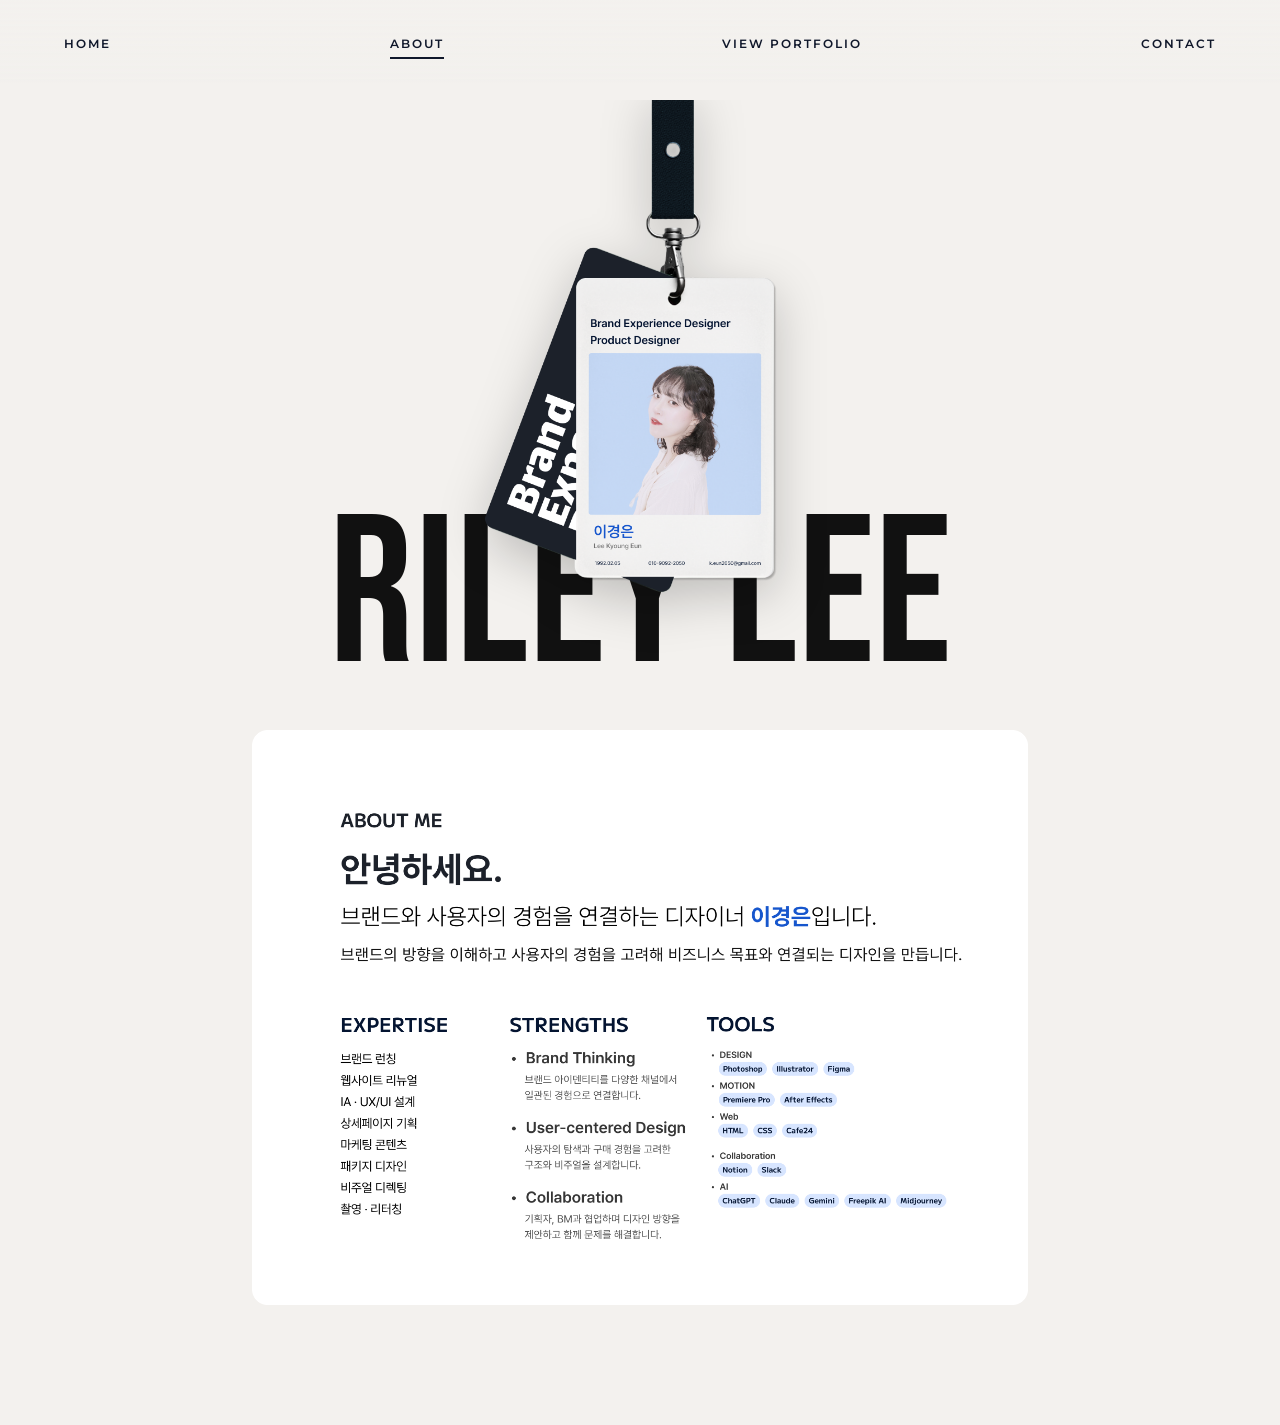
<file: about.html>
<!-- about.html -->
<!DOCTYPE html>
<html lang="ko">

<head>
    <meta charset="UTF-8">
    <meta name="viewport" content="width=device-width, initial-scale=1.0">
    <title>이경은 Portfolio</title>
    <!-- Google Fonts -->
    <link
        href="https://fonts.googleapis.com/css2?family=Bebas+Neue&family=Montserrat:wght@500;600;700;800;900&family=Noto+Sans+KR:wght@300;400;500;600;700;800;900&display=swap"
        rel="stylesheet">
    <link rel="stylesheet" href="style.css">
    <link rel="stylesheet" href="about.css">
</head>

<body>
    <header class="navbar">
        <a href="index.html">HOME</a>
        <a href="about.html" class="active">ABOUT</a>
        <a href="https://fig.page/PcxB1cG" target="_blank" rel="noopener noreferrer">VIEW PORTFOLIO</a>
        <a href="mailto:k.eun2050@gmail.com">CONTACT</a>
    </header>

    <!-- Main Poster Canvas -->
    <main class="page-container">
        <div class="poster-card">

            <!-- Top Section: Lanyard Badge Card Image (Interactive Hover Motion) -->
            <div class="card-wrapper">
                <div class="card-image-box" id="tiltCard">
                    <img src="imgs/lanyard_card_badge.png" alt="RILEY LEE Pass Card" class="card-img">
                </div>
            </div>
            <!-- Main Title: RILEY LEE (Overlapped by Card) -->
            <header class="poster-header">
                <h1 class="brand-title">RILEY LEE</h1>
            </header>
            <!-- Main Content Image Section -->
            <section class="about-image-section">
                <img src="imgs/02.png" alt="About Me Content" class="about-poster-img">
            </section>
        </div>
    </main>


    <script src="about.js"></script>

</body>

</html>
</file>
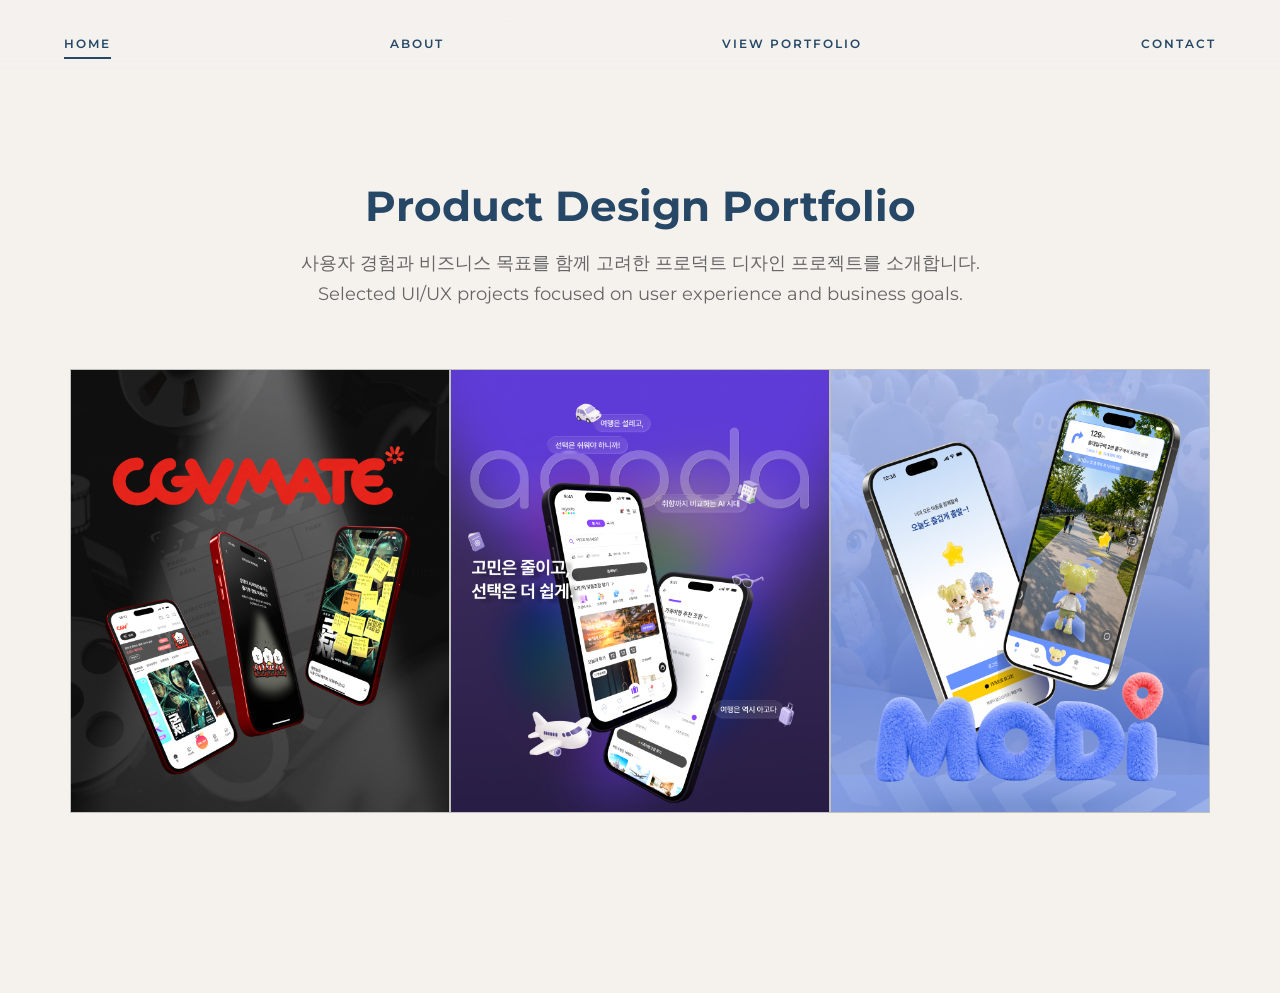
<file: uiux.html>
<!-- sub.html -->
<!DOCTYPE html>
<html lang="ko">
<head>
    <meta charset="UTF-8">
    <meta name="viewport" content="width=device-width, initial-scale=1.0">
    <title>이경은 Portfolio</title>
    <link rel="stylesheet" href="style.css">
    <link rel="stylesheet" href="sub.css">
</head>

<body>
    <header class="navbar">
        <a href="index.html" class="active">HOME</a>
        <a href="about.html">ABOUT</a>
        <a href="https://fig.page/PcxB1cG" target="_blank" rel="noopener noreferrer">VIEW PORTFOLIO</a>
        <a href="mailto:k.eun2050@gmail.com">CONTACT</a>
    </header>

      

    <section class="travel-wrap">
    <!-- ======================
    uiux 팀 프로젝트
    ======================= -->
<div class="section-title">
        <h4>Product Design Portfolio</h4>
        <P>사용자 경험과 비즈니스 목표를 함께 고려한 프로덕트 디자인 프로젝트를 소개합니다.</P>
        <p>Selected UI/UX projects focused on user experience and business goals.</p>
    </div>

    <div class="tab-content active" id="travel">
    


    <div class="grid">

        <div class="card image">
            <img src="imgs/cgvmate.png">
            <div class="overlay">
                <h4>CGV MATE</h4>
                <p>영화 예매 경험 개선</p>
                <a href="https://dub.sh/cgvmate">VIEW MORE</a>
            </div>
        </div>

        <div class="card image">
        <img src="imgs/agoda.png">
            <div class="overlay">
                <h4>AGODA</h4>
                <p>더 쉽고, 더 빠르고, 더 안전한 예약</p>
                <a href="https://www.behance.net/gallery/251306109/_">VIEW MORE</a>
            </div>
        </div>
        
        <div class="card image">
        <img src="imgs/modi.png">
            <div class="overlay">
                <h4>modi</h4>
                <p>매일 걷던 길이 새로운 탐험이 되는 AR 내비게이션</p>
                <a href="https://www.behance.net/gallery/252362025/MODi-">VIEW MORE</a>
            </div>
        </div>

    </div>

    </section>

    <script src="sub.js"></script>

</body>
</html>
</file>
<file: style.css>
:root {
  --bg: #f3f1ee;
  --text: #111;
  --navy: #12185c;
  --blue: #4b4fff;
  --header-height: 86px;
}

* {
  margin: 0;
  padding: 0;
  box-sizing: border-box;
}

html {
  scroll-behavior: smooth;
  scroll-snap-type: y mandatory;
}

body {
  background: var(--bg);
  color: var(--text);
  font-family: 'Montserrat', 'Noto Sans KR', sans-serif;
  overflow-x: hidden;
}

a {
  color: inherit;
}

.navbar {
  position: fixed;
  inset: 0 0 auto 0;
  z-index: 1000;
  height: var(--header-height);
  padding: 0 clamp(24px, 5vw, 80px);
  display: flex;
  align-items: center;
  justify-content: space-between;
  background: linear-gradient(to bottom, rgba(243, 241, 238, .96), rgba(243, 241, 238, 0));
}

.navbar a {
  position: relative;
  text-decoration: none;
  font-size: 12px;
  font-weight: 600;
  letter-spacing: 2px;
}

.navbar a::after {
  content: '';
  position: absolute;
  left: 0;
  bottom: -8px;
  width: 0;
  height: 2px;
  background: currentColor;
  transition: width .25s ease;
}

.navbar a:hover::after,
.navbar a.active::after {
  width: 100%;
}

.section-dots {
  position: fixed;
  right: 28px;
  top: 50%;
  z-index: 1000;
  display: grid;
  gap: 14px;
  transform: translateY(-50%);
}

.dot {
  width: 8px;
  height: 8px;
  border: 1px solid var(--text);
  border-radius: 50%;
  transition: .25s ease;
}

.dot.active {
  background: var(--text);
  transform: scale(1.45);
}

.snap-section {
  width: 100%;
  min-height: 100svh;
  scroll-snap-align: start;
  scroll-snap-stop: always;
  position: relative;
  padding: calc(var(--header-height) + 24px) clamp(24px, 6vw, 100px) 48px;
}

.intro-section {
  display: grid;
  place-items: center;
  overflow: hidden;
}

.title-wrap {
  position: relative;
  text-align: center;
  transform: translateY(-2vh);
}

.title-wrap h2 {
  font-family: 'Playfair Display', serif;
  font-size: clamp(48px, 6vw, 76px);
  font-style: italic;
  margin-bottom: 10px;
}

.motion-wrapper {
  display: flex;
  justify-content: center;
  align-items: center;
}

.beauty-motion {
  position: relative;
  will-change: transform;
}

.beauty-box {
  position: relative;
  z-index: 2;
  padding: clamp(10px, 1.4vw, 18px) clamp(28px, 4vw, 62px);
  background: #d9d9d9;
}

.beauty-box h1 {
  color: var(--navy);
  font-size: clamp(58px, 9vw, 128px);
  line-height: .95;
  letter-spacing: clamp(2px, .5vw, 8px);
  white-space: nowrap;
}

.line {
  position: absolute;
  z-index: 1;
  width: 6px;
  height: clamp(110px, 14vw, 170px);
  background: var(--blue);
}

.left-line {
  left: -30px;
  top: -40px;
}

.right-line {
  right: -30px;
  top: 30px;
}

.circle {
  position: absolute;
  z-index: 0;
  width: 20px;
  height: 20px;
  border-radius: 50%;
  background: var(--blue);
  animation: floatCircle 4s ease-in-out infinite;
}

.circle.left {
  top: 43px;
  left: -22px;
}

.circle.right {
  right: -22px;
  bottom: 65px;
}

@keyframes floatCircle {
  50% {
    transform: translateY(-12px);
  }
}

.woman-tag {
  display: inline-block;
  margin-top: clamp(34px, 5vw, 58px);
  padding: 10px 25px;
  border: 3px solid var(--blue);
  border-radius: 999px;
  color: var(--blue);
  font-size: clamp(15px, 2vw, 26px);
  font-weight: 700;
}

/* =========================
   SCROLL CUE
========================= */

.scroll-cue {
  position: absolute;
  left: 50%;
  bottom: 42px;
  transform: translateX(-50%);
  z-index: 999;

  display: flex;
  flex-direction: column;
  align-items: center;
  justify-content: center;
  gap: 11px;

  min-width: 160px;
  text-decoration: none;
  color: #111;
}

.scroll-text {
  display: block;
  color: #111;
  font-family: 'Montserrat', sans-serif;
  font-size: 9px;
  font-weight: 500;
  line-height: 1;
  letter-spacing: .28em;
  white-space: nowrap;
}

.mouse-icon {
  position: relative;
  display: block;
  width: 28px;
  height: 44px;
  border: 1.5px solid #111;
  border-radius: 18px;
}

.mouse-wheel {
  position: absolute;
  top: 8px;
  left: 50%;
  width: 3px;
  height: 8px;
  border-radius: 10px;
  background: #111;
  transform: translateX(-50%);
  animation: mouseWheel 1.55s ease-in-out infinite;
}

@keyframes mouseWheel {
  0% {
    top: 7px;
    opacity: 0;
  }
  20% {
    opacity: 1;
  }
  70% {
    opacity: 1;
  }
  100% {
    top: 22px;
    opacity: 0;
  }
}

.scroll-arrows {
  display: flex;
  flex-direction: column;
  align-items: center;
  gap: 0;
  margin-top: -3px;
}

.scroll-arrows span {
  display: block;
  width: 8px;
  height: 8px;
  border-right: 1.5px solid #111;
  border-bottom: 1.5px solid #111;
  transform: rotate(45deg);
  animation: arrowDown 1.4s ease-in-out infinite;
}

.scroll-arrows span:nth-child(2) {
  margin-top: -2px;
  animation-delay: .16s;
}

@keyframes arrowDown {
  0% {
    opacity: .15;
    transform: rotate(45deg) translate(-2px, -2px);
  }
  50% {
    opacity: 1;
  }
  100% {
    opacity: .1;
    transform: rotate(45deg) translate(3px, 3px);
  }
}

.scroll-cue:hover .mouse-icon {
  transform: translateY(3px);
}

.mouse-icon {
  transition: transform .25s ease;
}

@media (max-width: 760px) {
  .scroll-cue {
    bottom: 24px;
    gap: 9px;
  }

  .scroll-text {
    font-size: 8px;
    letter-spacing: .22em;
  }

  .mouse-icon {
    width: 24px;
    height: 38px;
  }
}


/* =========================
   ABOUT
========================= */
.about-section {
  display: flex;
  align-items: center;
  justify-content: center;
  background: #ffffff;
  color: #202632;
  overflow: hidden;
}

.about-inner {
  width: min(1180px, 100%);
  margin: 0 auto;
}

.about-eyebrow {
  margin-bottom: 24px;
  font-size: 17px;
  line-height: 1;
  font-weight: 600;
  letter-spacing: .02em;
}

.about-intro h2 {
  margin: 0 0 24px;
  font-family: 'Noto Sans KR', sans-serif;
  font-size: clamp(46px, 4.5vw, 68px);
  line-height: 1.05;
  font-weight: 800;
  letter-spacing: -.055em;
}

.about-main-copy {
  font-family: 'Noto Sans KR', sans-serif;
  font-size: clamp(22px, 2.65vw, 38px);
  line-height: 1.5;
  font-weight: 400;
  letter-spacing: -.04em;
  word-break: keep-all;
}

.about-main-copy strong {
  color: #2764d8;
  font-weight: 800;
}

.about-sub-copy {
  margin-top: 20px;
  font-family: 'Noto Sans KR', sans-serif;
  font-size: clamp(16px, 1.45vw, 22px);
  line-height: 1.7;
  font-weight: 400;
  color: #2b2d31;
  letter-spacing: -.025em;
  word-break: keep-all;
}

.about-grid {
  display: grid;
  grid-template-columns: .9fr 1.15fr 1.35fr;
  gap: clamp(44px, 6vw, 86px);
  margin-top: clamp(52px, 7vh, 82px);
}

.about-column h3 {
  margin-bottom: 26px;
  color: #0d1c38;
  font-size: clamp(23px, 2vw, 32px);
  line-height: 1;
  font-weight: 800;
  letter-spacing: -.025em;
}

.expertise-list {
  margin: 0;
  padding: 0;
  list-style: none;
}

.expertise-list li {
  margin: 0 0 10px;
  font-family: 'Noto Sans KR', sans-serif;
  font-size: clamp(15px, 1.25vw, 18px);
  line-height: 1.45;
  letter-spacing: -.025em;
}

.strength-item {
  margin-bottom: 24px;
}

.strength-item h4 {
  margin-bottom: 8px;
  font-size: clamp(18px, 1.7vw, 24px);
  line-height: 1.25;
  font-weight: 700;
  color: #3b3b3b;
}

.strength-item h4 span {
  display: inline-block;
  margin-right: 6px;
}

.strength-item p {
  padding-left: 27px;
  font-family: 'Noto Sans KR', sans-serif;
  font-size: 14px;
  line-height: 1.65;
  color: #666;
  word-break: keep-all;
}

.tool-group {
  margin-bottom: 14px;
}

.tool-group > p {
  margin-bottom: 7px;
  font-size: 13px;
  line-height: 1.2;
  font-weight: 600;
  color: #3c3c3c;
}

.tool-tags {
  display: flex;
  flex-wrap: wrap;
  gap: 6px 8px;
  padding-left: 14px;
}

.tool-tags span {
  display: inline-flex;
  align-items: center;
  min-height: 25px;
  padding: 4px 10px;
  border-radius: 999px;
  background: #dfeaff;
  color: #17213a;
  font-size: 12px;
  line-height: 1;
  font-weight: 700;
}

.about-next {
  position: absolute;
  right: clamp(24px, 6vw, 100px);
  bottom: 32px;
  display: inline-flex;
  align-items: center;
  gap: 14px;
  color: #202632;
  font-size: 10px;
  font-weight: 700;
  letter-spacing: .18em;
  text-decoration: none;
}

.about-next span {
  font-size: 17px;
  transition: transform .25s ease;
}

.about-next:hover span {
  transform: translateY(4px);
}

@media (max-width: 900px) {
  .about-section {
    min-height: auto;
    overflow: visible;
    padding-top: calc(var(--header-height) + 50px);
    padding-bottom: 90px;
  }

  .about-grid {
    grid-template-columns: 1fr 1fr;
  }

  .about-column:last-child {
    grid-column: 1 / -1;
  }
}

@media (max-width: 620px) {
  .about-grid {
    grid-template-columns: 1fr;
    gap: 38px;
    margin-top: 48px;
  }

  .about-column:last-child {
    grid-column: auto;
  }

  .about-intro h2 {
    font-size: 42px;
  }

  .about-main-copy {
    font-size: 22px;
  }

  .about-sub-copy {
    font-size: 15px;
  }

  .about-next {
    position: static;
    margin-top: 36px;
  }
}


.works-section {
  display: grid;
  place-items: center;
}

.poster-card {
  width: min(100%, 1040px);
  display: flex;
  flex-direction: column;
  align-items: center;
}

.card-wrapper {
  position: relative;
  z-index: 20;
  width: 100%;
  display: flex;
  justify-content: center;
  margin-bottom: clamp(-92px, -8vw, -62px);
}

.card-image-box {
  width: min(34vw, 360px);
  min-width: 240px;
  display: flex;
  justify-content: center;
  cursor: pointer;
  will-change: transform;
}

.card-img {
  display: block;
  width: 100%;
  height: auto;
  filter: drop-shadow(0 15px 25px rgba(0, 0, 0, .22));
}

.poster-header {
  width: 100%;
  text-align: center;
}

.section-label {
  margin-bottom: 8px;
  font-size: 11px;
  font-weight: 700;
  letter-spacing: 3px;
}

.brand-title {
  font-family: 'Bebas Neue', sans-serif;
  font-size: clamp(100px, 17vw, 210px);
  font-weight: 400;
  line-height: .78;
  letter-spacing: 1px;
  white-space: nowrap;
}

.folder-grid {
  position: relative;
  z-index: 30;
  width: min(100%, 780px);
  margin-top: clamp(28px, 5vh, 54px);
  display: grid;
  grid-template-columns: repeat(4, 1fr);
  gap: 18px;
}

.folder {
  min-width: 0;
  padding: 20px 12px;
  display: flex;
  flex-direction: column;
  align-items: center;
  border: 1px solid rgba(17, 17, 17, .18);
  border-radius: 16px;
  background: rgba(255, 255, 255, .25);
  text-decoration: none;
  transition: transform .3s ease, background .3s ease, border-color .3s ease;
}

.folder:hover {
  background: rgba(255, 255, 255, .65);
  border-color: var(--blue);
  transform: translateY(-8px) rotate(-1deg);
}

.folder-icon {
  font-size: clamp(38px, 4vw, 54px);
}

.folder strong {
  margin-top: 8px;
  font-size: 15px;
  letter-spacing: 1px;
}

.folder small {
  margin-top: 5px;
  color: #666;
  font-size: 10px;
  text-align: center;
}

.footer {
  display: flex;
  flex-direction: column;
  align-items: center;
  justify-content: center;
  text-align: center;
  background: #111;
  color: #f3f1ee;
}

.footer-eyebrow {
  margin-bottom: 20px;
  font-size: 11px;
  letter-spacing: 4px;
}

.footer h2 {
  font-family: 'Bebas Neue', sans-serif;
  font-size: clamp(90px, 15vw, 190px);
  font-weight: 400;
  line-height: .8;
  letter-spacing: 2px;
}

.footer-menu {
  margin-top: clamp(42px, 7vh, 80px);
  display: flex;
  flex-wrap: wrap;
  justify-content: center;
  gap: 20px 44px;
}

.footer-menu a {
  text-decoration: none;
  font-size: 12px;
  letter-spacing: 2px;
}

.footer-menu a:hover {
  color: #8b8eff;
}

.footer-bottom {
  position: absolute;
  left: 24px;
  right: 24px;
  bottom: 24px;
  display: flex;
  justify-content: space-between;
  gap: 20px;
  color: #888;
  font-size: 9px;
  letter-spacing: 1px;
}

@media (max-width: 760px) {
  :root {
    --header-height: 72px;
  }

  html {
    scroll-snap-type: y proximity;
  }

  .navbar {
    padding: 0 18px;
  }

  .navbar a {
    font-size: 9px;
    letter-spacing: 1px;
  }

  .section-dots {
    right: 12px;
  }

  .snap-section {
    padding-inline: 18px;
  }

  .beauty-box h1 {
    white-space: normal;
  }

  .line {
    width: 4px;
  }

  .card-image-box {
    width: 240px;
    min-width: 0;
  }

  .card-wrapper {
    margin-bottom: -56px;
  }

  .brand-title {
    font-size: clamp(76px, 25vw, 120px);
  }

  .folder-grid {
    grid-template-columns: repeat(2, 1fr);
    gap: 12px;
    margin-top: 24px;
  }

  .folder {
    padding: 14px 8px;
  }

  .folder small {
    display: none;
  }

  .footer-bottom {
    position: static;
    margin-top: 72px;
    flex-direction: column;
  }
}

@media (max-height: 720px) and (min-width: 761px) {
  .card-image-box {
    width: 260px;
    min-width: 0;
  }

  .card-wrapper {
    margin-bottom: -70px;
  }

  .brand-title {
    font-size: 150px;
  }

  .folder-grid {
    margin-top: 26px;
  }

  .folder {
    padding-block: 12px;
  }
}

@media (prefers-reduced-motion: reduce) {
  html {
    scroll-behavior: auto;
  }

  *,
  *::before,
  *::after {
    animation-duration: .01ms !important;
    animation-iteration-count: 1 !important;
    transition-duration: .01ms !important;
  }
}
</file>
<file: about.css>
/* ==========================================================================
   BORCELLE ABOUT ME - MODERN MODERNIST EDITORIAL POSTER (PRETENDARD)
   ========================================================================== */
:root {
    --bg-canvas: #FAF9F6;
    --color-text: #0f172a;

    --poster-width: 880px;
    --color-primary: #1d4ed8;
}

/* Reset & Base */
* {
    box-sizing: border-box;
    margin: 0;
    padding: 0;
}

body {
    background-color: #f3f1ee;
    color: var(--color-text);
    min-height: 100vh;
    padding-top: 100px;
    padding-bottom: 60px;
    padding-left: 20px;
    padding-right: 20px;
    -webkit-font-smoothing: antialiased;
    -moz-osx-font-smoothing: grayscale;
    letter-spacing: -0.025em;
}

/* ==========================================================================
   POSTER CANVAS
   ========================================================================== */
.page-container {
    display: flex;
    justify-content: center;
    align-items: flex-start;
    width: 100%;
}

.poster-card {
    width: 100%;
    max-width: var(--poster-width);
    /*background-color: var(--bg-canvas);*/
    position: relative;
    display: flex;
    flex-direction: column;
    align-items: center;
    padding: 0 52px 60px 52px;
    /*box-shadow: 0 20px 50px rgba(0, 0, 0, 0.07), 0 2px 10px rgba(0, 0, 0, 0.03);
    border-radius: 8px;*/
    overflow: hidden;
}

/* ==========================================================================
   TOP LANYARD BADGE CARD (OVERLAPPING PNG IMAGE)
   ========================================================================== */
.card-wrapper {
    position: relative;
    z-index: 20;
    width: 100%;
    display: flex;
    justify-content: center;
    margin-top: -10px;
    margin-bottom: -115px;
}

.card-image-box {
    position: relative;
    max-width: 370px;
    width: 100%;
    display: flex;
    justify-content: center;
    cursor: pointer;
    will-change: transform;
}

.card-img {
    width: 100%;
    height: auto;
    display: block;
    object-fit: contain;
    filter: drop-shadow(0 15px 25px rgba(0, 0, 0, 0.22));
}

/* ==========================================================================
   MAIN BRAND TITLE: RILEY LEE
   ========================================================================== */
.poster-header {
    position: relative;
    z-index: 10;
    width: 100%;
    text-align: center;
    margin-top: 0;
    margin-bottom: 36px;
}

.brand-title {
    font-family: 'Bebas Neue', sans-serif !important;
    font-size: 210px !important;
    line-height: 0.82;
    font-weight: 400;
    letter-spacing: 1px;
    color: #111111;
    text-transform: uppercase;
    margin: 0;
    padding: 0;
    display: block;
    text-align: center;
    white-space: nowrap;
    width: 100%;
}

/* ==========================================================================
   ABOUT IMAGE SECTION (02.png)
   ========================================================================== */
.about-image-section {
    width: 100%;
    position: relative;
    z-index: 15;
    display: flex;
    margin-top: 10px;
    flex-wrap: nowrap;
    flex-direction: row;
    align-items: center;
    justify-content: space-between;
}

.about-poster-img {
    width: 100%;
    height: auto;
    display: block;
    object-fit: contain;
    border-radius: 4px;
}

.about-content {
    width: 100%;
    position: relative;
    z-index: 15;
    text-transform: none;
}

.intro-block {
    margin-bottom: 48px;
}


/* ==========================================================================
   RESPONSIVE DESIGN
   ========================================================================== */
@media (max-width: 820px) {
    body {
        padding: 80px 12px 40px 12px;
    }

    .poster-card {
        padding: 0 24px 40px 24px;
    }

    .brand-title {
        font-size: 120px !important;
    }

    .card-wrapper {
        margin-bottom: -65px;
    }

    .card-image-box {
        max-width: 280px;
    }

    .info-grid {
        grid-template-columns: 1fr;
        gap: 36px;
    }

    .intro-title {
        font-size: 34px;
    }

    .intro-subtitle {
        font-size: 19px;
    }
}
</file>
<file: sub.css>
/* sub.css */

@import url('https://fonts.googleapis.com/css2?family=Montserrat:wght@300;400;600&family=Playfair+Display:wght@500&display=swap');

*{
  margin:0;
  padding:0;
  box-sizing:border-box;
}

body{
  background:#f5f2ee;
  font-family:'Montserrat',sans-serif;
  color:#264766;
}

.travel-wrap{
  width:100%;
  max-width:1200px;
  margin:auto;
  padding:180px 30px;
}

.section-title{
    text-align:center;
    margin-bottom:60px;
}

.section-title h4{
    font-size:42px;
    font-weight:700;
    margin-bottom:16px;
}

.section-title p{
    font-size:18px;
    line-height:1.7;
    color:#666;
    max-width:700px;
    margin:0 auto;
}
/* ======================
   TAB
====================== */

.tabs{
  display:flex;
  justify-content:center;
  gap:20px;
  margin-bottom:50px;
}

.tab-btn{
  padding:14px 28px;
  border:none;
  background:white;
  border:1px solid #bcbcbc;
  cursor:pointer;
  letter-spacing:2px;
  transition:.3s;
  font-weight:600;
}

.tab-btn:hover{
  background:#dcecf7;
}

.tab-btn.active{
  background:#0f4f7a;
  color:white;
}

/* ======================
   CONTENT
====================== */

.tab-content{
  display:none;
  animation:fade .4s ease;
}

.tab-content.active{
  display:block;
}

@keyframes fade{

  from{
    opacity:0;
    transform:translateY(10px);
  }

  to{
    opacity:1;
    transform:translateY(0);
  }
}

/* ======================
   TOP BAR
====================== */

.top-bars{
  display:flex;
  gap:20px;
  margin-bottom:40px;
}

.top-bars div{
  flex:1;
  height:18px;
  border:1px solid #999;
}

.dark{
  background:#0f4f7a;
}

.light{
  background:#a7c3d9;
}

/* ======================
   GRID
====================== */

.grid{
  display:grid;
  grid-template-columns:repeat(3,1fr);
  gap:0;
}

.card{
  aspect-ratio:12/14;
  border:1px solid #bfbfbf;
  background:white;
  display:flex;
  justify-content:center;
  align-items:center;
  flex-direction:column;
  overflow:hidden;
}

.card h2{
  font-family:'Playfair Display',serif;
  text-align:center;
  font-size:38px;
  font-weight:500;
}

.card p{
  margin-top:10px;
  letter-spacing:2px;
  font-size:12px;
}

/* ======================
   IMAGE CARD
====================== */

.image img{
  width:100%;
  height:100%;
  object-fit:cover;
  transition:.5s;
}

.image:hover img{
  transform:scale(1.05);
}

.blue{
  background:#bdd8ea;
}

/* ======================
   SIMPLE GRID
====================== */

.simple-grid{
  display:grid;
  grid-template-columns:repeat(3,1fr);
  gap:20px;
}

.simple-card{
  background:white;
  border:1px solid #ccc;
  overflow:hidden;
  transition:.4s;
}

.simple-card:hover{
  transform:translateY(-8px);
}

.simple-card img{
  width:100%;
  height:350px;
  object-fit:cover;
}

.simple-card h3{
  padding:20px;
  font-weight:600;
  letter-spacing:2px;
}

/* ======================
   MOBILE
====================== */

@media(max-width:768px){

  .grid{
    grid-template-columns:1fr;
  }

  .simple-grid{
    grid-template-columns:1fr;
  }

  .tabs{
    flex-wrap:wrap;
  }

  .card h2{
    font-size:28px;
  }
}

/* ======================
   HOVER OVERLAY
====================== */

.image,
.simple-card{
  position:relative;
  overflow:hidden;
}

/* 오버레이 */

.overlay{
  position:absolute;
  inset:0;
  background:rgba(0,0,0,0.55);

  display:flex;
  flex-direction:column;
  justify-content:center;
  align-items:center;

  opacity:0;
  transition:.4s;
}

.image:hover .overlay,
.simple-card:hover .overlay{
  opacity:1;
}

/* 텍스트 */

.overlay h4{
  color:white;
  font-size:28px;
  margin-bottom:10px;
  letter-spacing:2px;
}

.overlay p{
  color:white;
  font-size:14px;
  margin-bottom:20px;
  letter-spacing:1px;
}

/* 버튼 */

.overlay a{
  text-decoration:none;
  color:white;
  border:1px solid white;
  padding:12px 24px;
  transition:.3s;
  font-size:13px;
  letter-spacing:2px;
}

.overlay a:hover{
  background:white;
  color:black;
}
</file>
